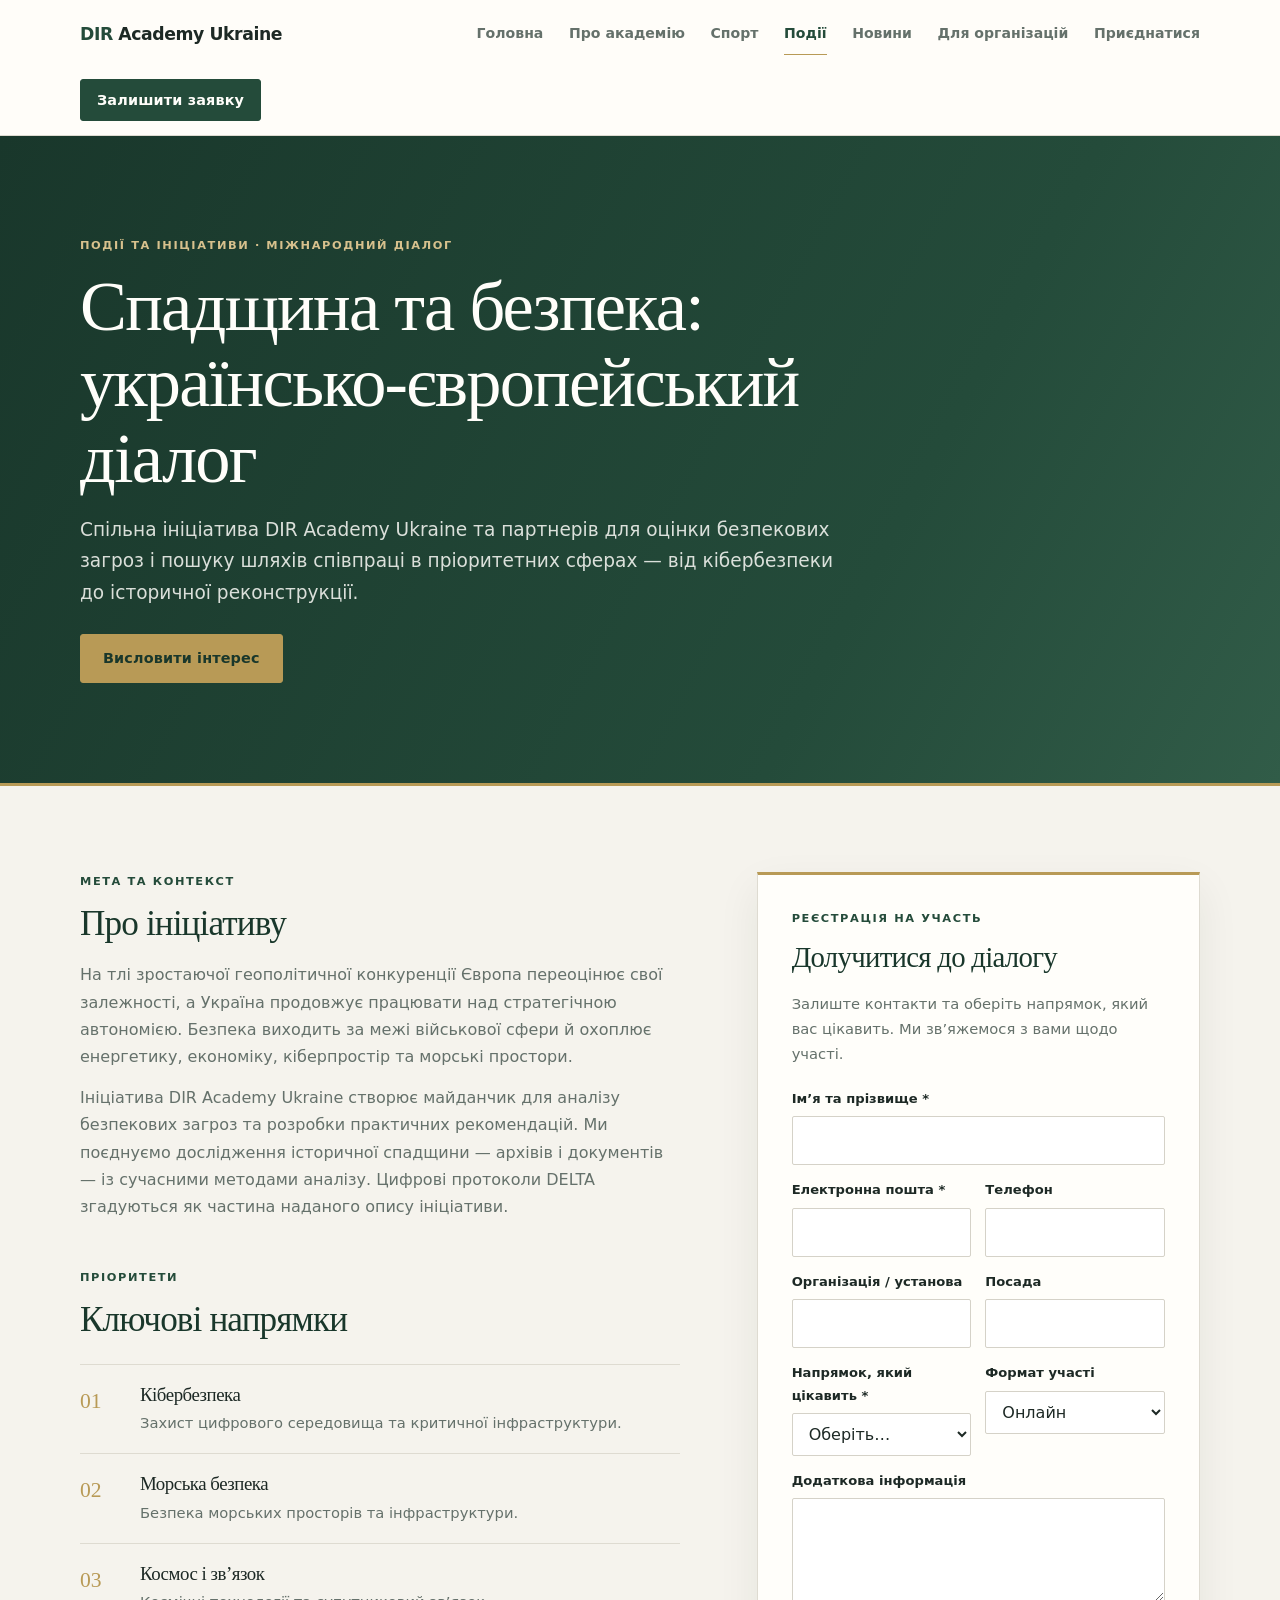
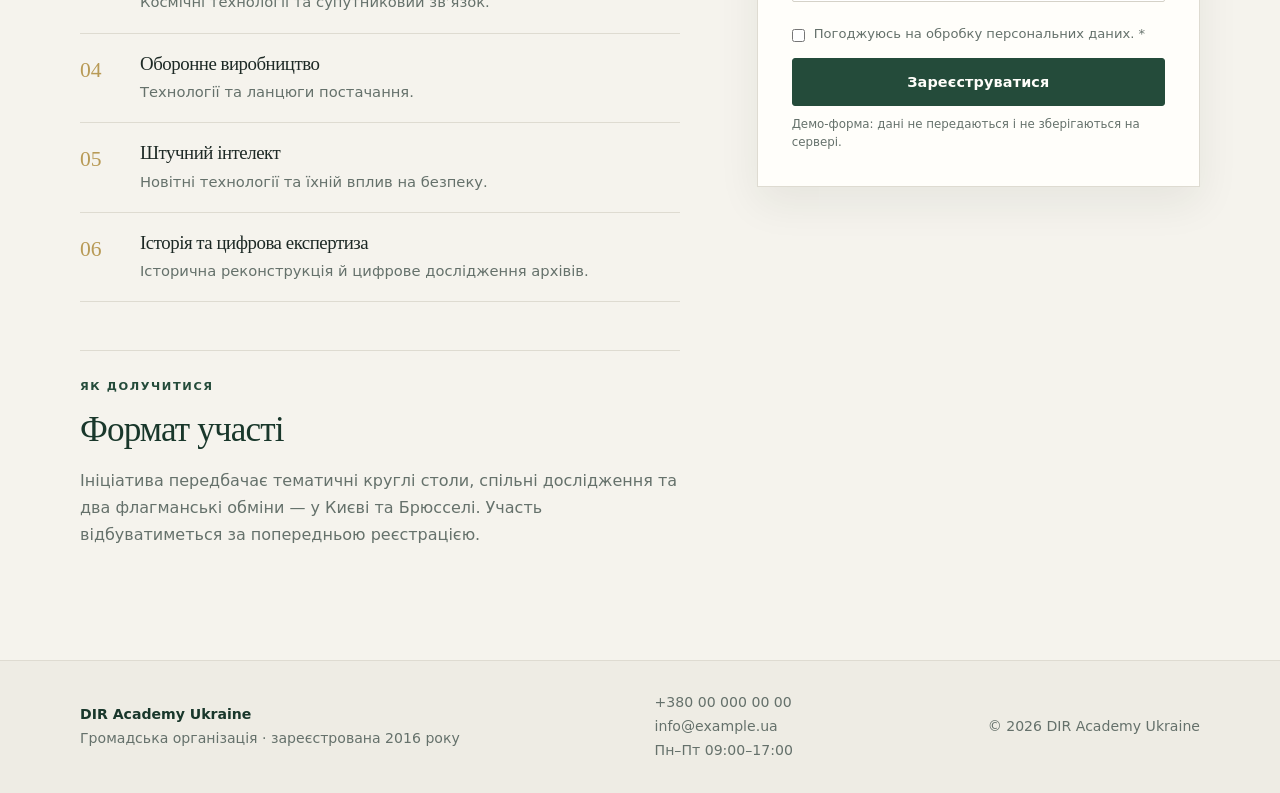
<file: events.html>
<!DOCTYPE html>
<html lang="uk">
<head>
  <meta charset="UTF-8">
  <meta name="viewport" content="width=device-width, initial-scale=1.0">
  <meta name="description" content="Ініціатива DIR Academy Ukraine для українсько-європейського діалогу про безпеку, партнерство та історичну спадщину.">
  <title>DIR Academy Ukraine — Події та ініціативи</title>
  <link rel="stylesheet" href="styles.css">
  <link rel="stylesheet" href="events.css">
</head>
<body data-page="events">
  <header>
    <div class="wrap header-inner">
      <a class="logo" href="index.html"><b>DIR</b> Academy Ukraine</a>
      <nav aria-label="Головна навігація">
        <a href="index.html">Головна</a>
        <a href="about.html">Про академію</a>
        <a href="sport.html">Спорт</a>
        <a href="events.html" class="active" aria-current="page">Події</a>
        <a href="news.html">Новини</a>
        <a href="orgs.html">Для організацій</a>
        <a href="join.html">Приєднатися</a>
      </nav>
      <a class="btn btn-small" href="#registration">Залишити заявку</a>
    </div>
  </header>

  <main>
    <section class="initiative-hero">
      <div class="wrap initiative-hero-inner">
        <p class="initiative-kicker">Події та ініціативи · міжнародний діалог</p>
        <h1>Спадщина та безпека: українсько-європейський діалог</h1>
        <p class="initiative-intro">Спільна ініціатива DIR Academy Ukraine та партнерів для оцінки безпекових загроз і пошуку шляхів співпраці в пріоритетних сферах — від кібербезпеки до історичної реконструкції.</p>
        <a class="btn initiative-cta" href="#registration">Висловити інтерес</a>
      </div>
    </section>

    <div class="wrap initiative-layout">
      <article class="initiative-content">
        <section>
          <p class="initiative-label">Мета та контекст</p>
          <h2>Про ініціативу</h2>
          <p>На тлі зростаючої геополітичної конкуренції Європа переоцінює свої залежності, а Україна продовжує працювати над стратегічною автономією. Безпека виходить за межі військової сфери й охоплює енергетику, економіку, кіберпростір та морські простори.</p>
          <p>Ініціатива DIR Academy Ukraine створює майданчик для аналізу безпекових загроз та розробки практичних рекомендацій. Ми поєднуємо дослідження історичної спадщини — архівів і документів — із сучасними методами аналізу. Цифрові протоколи DELTA згадуються як частина наданого опису ініціативи.</p>
        </section>

        <section>
          <p class="initiative-label">Пріоритети</p>
          <h2>Ключові напрямки</h2>
          <div class="initiative-topics">
            <article><span>01</span><div><h3>Кібербезпека</h3><p>Захист цифрового середовища та критичної інфраструктури.</p></div></article>
            <article><span>02</span><div><h3>Морська безпека</h3><p>Безпека морських просторів та інфраструктури.</p></div></article>
            <article><span>03</span><div><h3>Космос і зв’язок</h3><p>Космічні технології та супутниковий зв’язок.</p></div></article>
            <article><span>04</span><div><h3>Оборонне виробництво</h3><p>Технології та ланцюги постачання.</p></div></article>
            <article><span>05</span><div><h3>Штучний інтелект</h3><p>Новітні технології та їхній вплив на безпеку.</p></div></article>
            <article><span>06</span><div><h3>Історія та цифрова експертиза</h3><p>Історична реконструкція й цифрове дослідження архівів.</p></div></article>
          </div>
        </section>

        <section class="initiative-format">
          <p class="initiative-label">Як долучитися</p>
          <h2>Формат участі</h2>
          <p>Ініціатива передбачає тематичні круглі столи, спільні дослідження та два флагманські обміни — у Києві та Брюсселі. Участь відбуватиметься за попередньою реєстрацією.</p>
        </section>
      </article>

      <aside class="initiative-form-card" id="registration">
        <p class="initiative-label">Реєстрація на участь</p>
        <h2>Долучитися до діалогу</h2>
        <p class="form-intro">Залиште контакти та оберіть напрямок, який вас цікавить. Ми зв’яжемося з вами щодо участі.</p>
        <form id="initiative-form" novalidate>
          <div class="fields">
            <div class="full"><label for="participant-name">Ім’я та прізвище <span aria-hidden="true">*</span></label><input id="participant-name" name="name" autocomplete="name" required></div>
            <div><label for="participant-email">Електронна пошта <span aria-hidden="true">*</span></label><input id="participant-email" name="email" type="email" autocomplete="email" required></div>
            <div><label for="participant-phone">Телефон</label><input id="participant-phone" name="phone" type="tel" autocomplete="tel"></div>
            <div><label for="participant-org">Організація / установа</label><input id="participant-org" name="organization" autocomplete="organization"></div>
            <div><label for="participant-role">Посада</label><input id="participant-role" name="role" autocomplete="organization-title"></div>
            <div><label for="participant-topic">Напрямок, який цікавить <span aria-hidden="true">*</span></label><select id="participant-topic" name="topic" required><option value="">Оберіть…</option><option>Кібербезпека</option><option>Морська безпека</option><option>Космічні технології</option><option>Оборонне виробництво</option><option>Штучний інтелект</option><option>Історична реконструкція</option></select></div>
            <div><label for="participant-format">Формат участі</label><select id="participant-format" name="format"><option>Онлайн</option><option>Офлайн — за запрошенням</option></select></div>
            <div class="full"><label for="participant-message">Додаткова інформація</label><textarea id="participant-message" name="message" rows="3"></textarea></div>
            <div class="full consent-row"><input id="participant-consent" name="consent" type="checkbox" required><label for="participant-consent">Погоджуюсь на обробку персональних даних. <span aria-hidden="true">*</span></label></div>
            <div class="full"><button class="btn" type="submit">Зареєструватися</button><p class="demo-note">Демо-форма: дані не передаються і не зберігаються на сервері.</p><p id="initiative-status" class="initiative-status" role="status" aria-live="polite"></p></div>
          </div>
        </form>
      </aside>
    </div>
  </main>

  <footer><div class="wrap footer-inner"><div><strong>DIR Academy Ukraine</strong><br>Громадська організація · зареєстрована 2016 року</div><div>+380 00 000 00 00<br>info@example.ua<br>Пн–Пт 09:00–17:00</div><div>© 2026 DIR Academy Ukraine</div></div></footer>

  <script>
    document.getElementById('initiative-form').addEventListener('submit', function (event) {
      event.preventDefault();
      const form = event.currentTarget;
      const status = document.getElementById('initiative-status');
      const name = document.getElementById('participant-name').value.trim();
      const email = document.getElementById('participant-email').value.trim();
      const topic = document.getElementById('participant-topic').value;
      const consent = document.getElementById('participant-consent').checked;
      const emailIsValid = /^[^\s@]+@[^\s@]+\.[^\s@]+$/.test(email);

      status.className = 'initiative-status is-visible';
      if (!name || !emailIsValid || !topic || !consent) {
        status.classList.add('is-error');
        status.textContent = 'Заповніть обов’язкові поля коректно та підтвердіть згоду.';
        return;
      }

      status.classList.remove('is-error');
      status.textContent = `Дякуємо, ${name}! Це демонстраційне підтвердження — форма ще не підключена до сервера.`;
      form.reset();
    });
  </script>
</body>
</html>
</file>
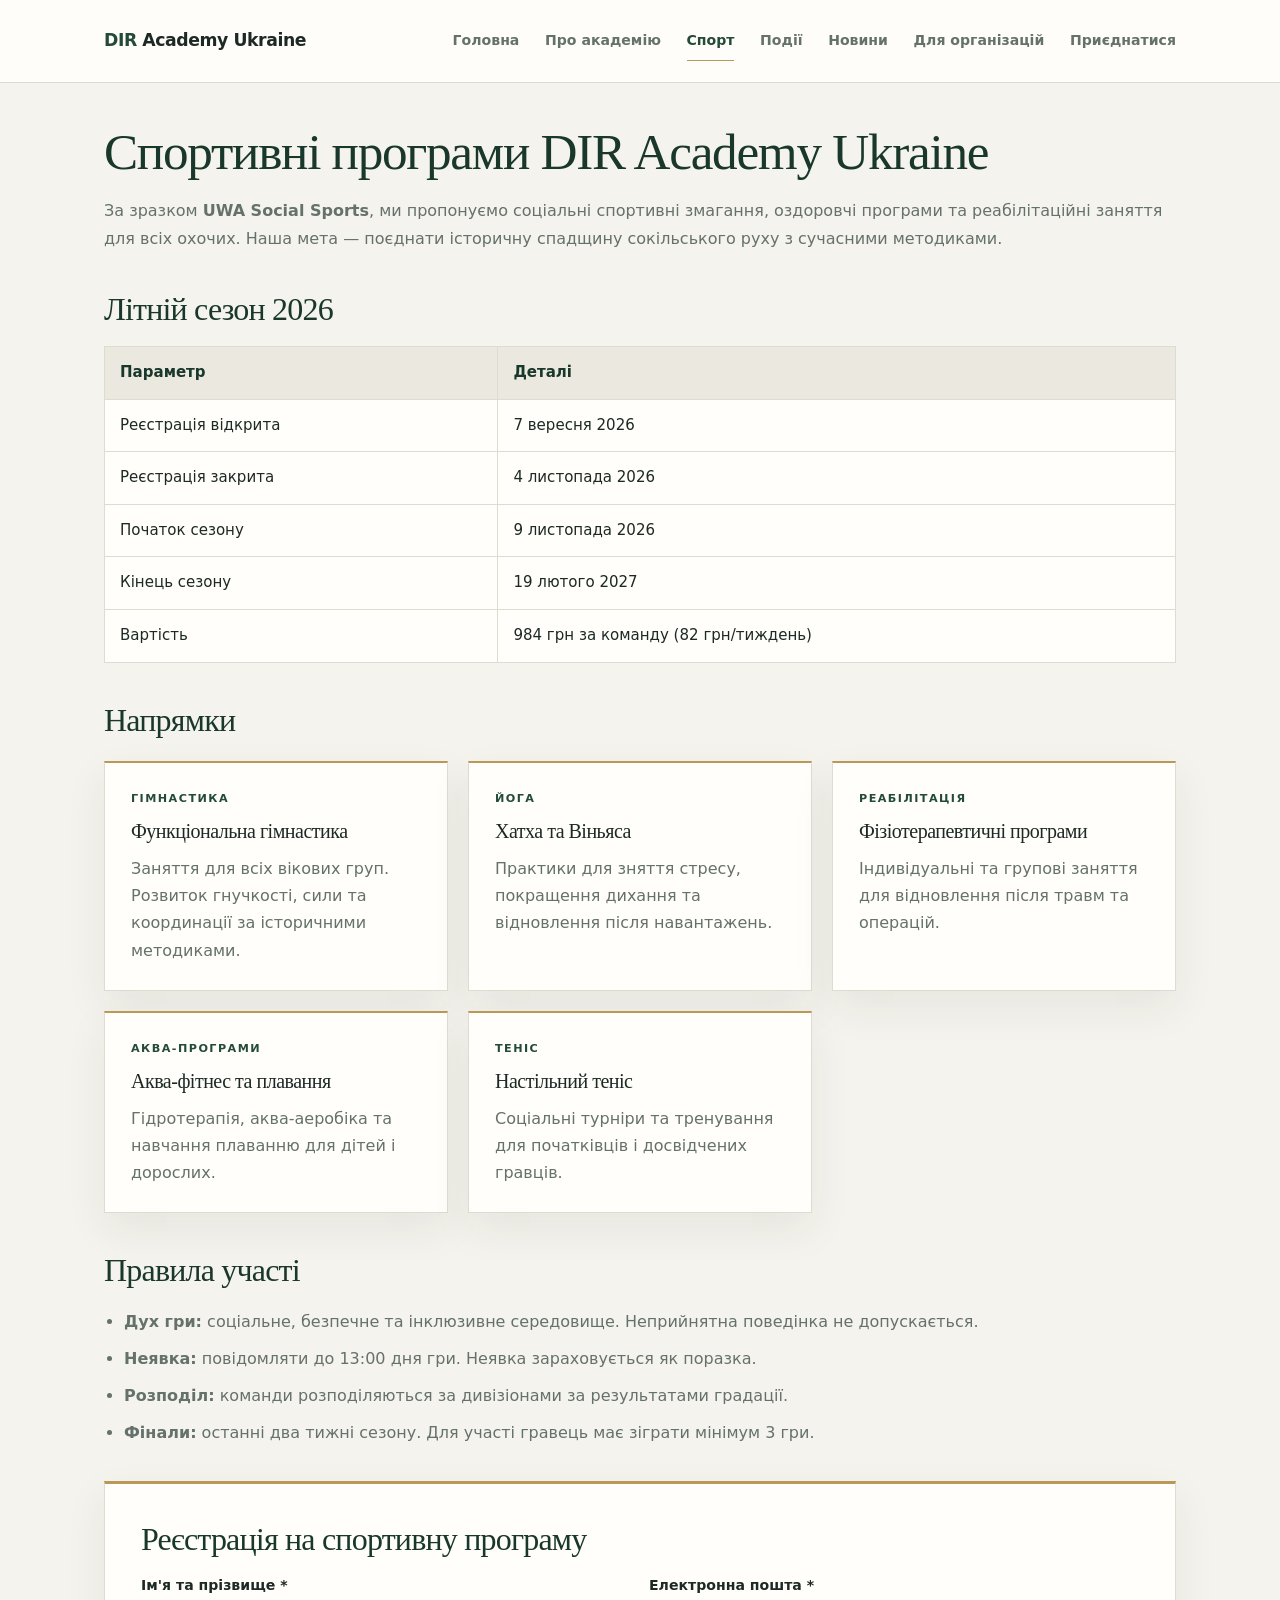
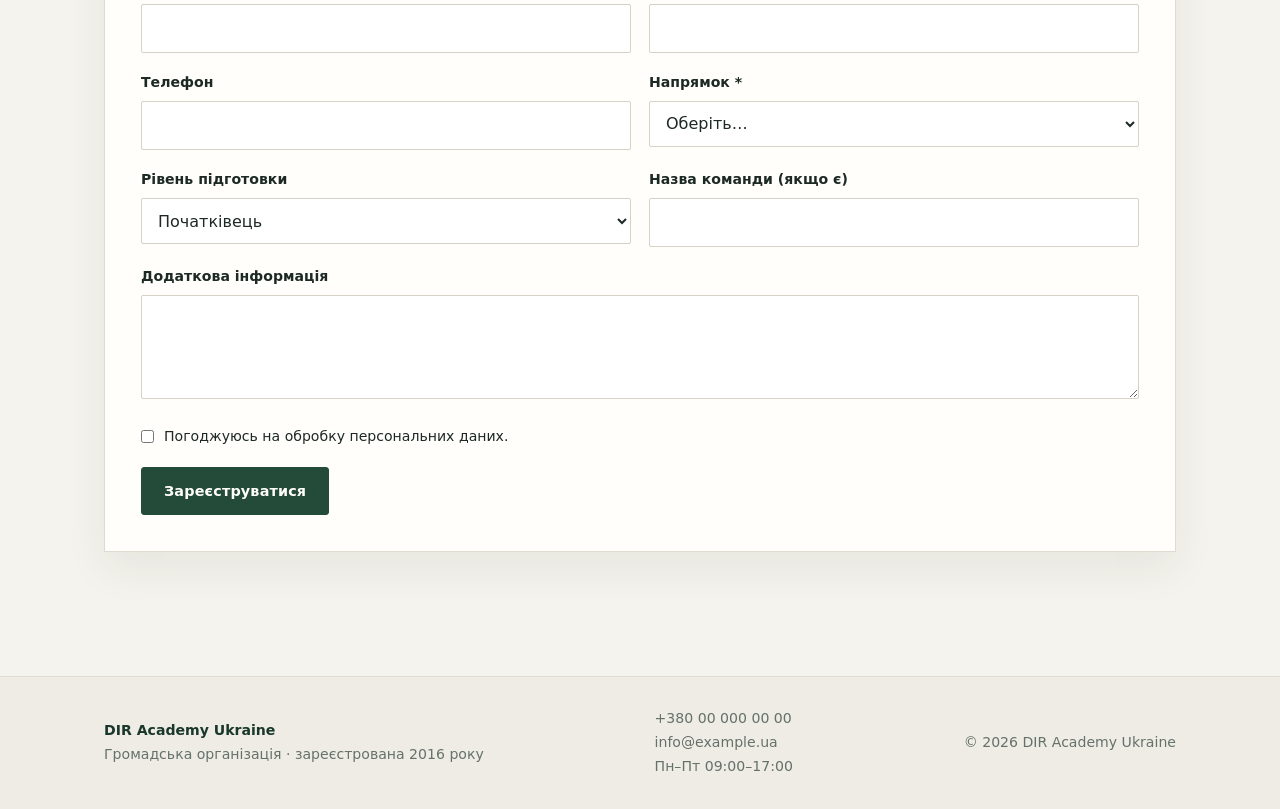
<file: sport.html>
<!DOCTYPE html>
<html lang="uk">
<head>
<meta charset="UTF-8">
<meta name="viewport" content="width=device-width, initial-scale=1.0">
<title>DIR Academy Ukraine — Спорт</title>
<link rel="stylesheet" href="styles.css">
<style>
  /* Legacy sport-page structure; colors and typography inherit from the shared site stylesheet. */
  .wrap { max-width: 1120px; margin: 0 auto; padding: 0 24px; }
  header { margin-bottom: 0; padding: 0; }
  header .wrap { display: flex; align-items: center; justify-content: space-between; flex-wrap: wrap; gap: 12px; }
  .sport-content { padding-top: 40px; padding-bottom: 56px; }
  .sport-content h1, .sport-content h2 { color: var(--forest-dark); font-family: var(--serif); font-weight: 500; }
  .sport-content h1 { font-size: clamp(2.2rem, 4vw, 3.25rem); }
  .sport-content h2 { font-size: clamp(1.55rem, 2.5vw, 2rem); }
  .sport-content p { font-size: 1rem; line-height: 1.7; }
  .sport-content .grid { display: grid; grid-template-columns: repeat(auto-fit, minmax(min(100%, 270px), 1fr)); gap: 20px; margin: 22px 0 32px; }
  .sport-content .card { background: var(--white); border: 1px solid var(--line); border-top: 2px solid var(--gold); border-radius: 0; padding: 26px; box-shadow: var(--shadow); }
  .sport-content .card h3 { font-family: var(--serif); font-size: 1.25rem; }
  .sport-content table { width: 100%; border-collapse: collapse; margin: 18px 0 28px; background: var(--white); }
  .sport-content th, .sport-content td { border: 1px solid var(--line); padding: 13px 15px; text-align: left; }
  .sport-content th { background: #eae8df; color: var(--forest-dark); }
  .sport-content .form { background: var(--white); border: 1px solid var(--line); border-top: 3px solid var(--gold); border-radius: 0; padding: clamp(22px, 4vw, 36px); margin: 34px 0; box-shadow: var(--shadow); }
  .sport-content .fields { display: grid; grid-template-columns: 1fr 1fr; gap: 18px; }
  .sport-content .full { grid-column: 1 / -1; }
  .sport-content label { display: block; font-size: .88rem; font-weight: 650; margin-bottom: 6px; }
  .sport-content input, .sport-content select, .sport-content textarea { width: 100%; min-height: 46px; padding: 10px 12px; border: 1px solid #d5d2c8; border-radius: 2px; background: #fff; color: var(--ink); font: inherit; }
  .sport-content .chk { display: flex; gap: 10px; align-items: flex-start; color: var(--muted); font-size: .88rem; }
  .sport-content .chk input { width: auto; min-height: 0; margin-top: 5px; }
  .sport-content #ok { display: none; margin-top: 14px; padding: 12px 14px; }
  .sport-content footer { background: #eeece4; border-top: 1px solid var(--line); padding: 30px 0; color: var(--muted); margin-top: 34px; }
  .sport-content footer .wrap { display: flex; gap: 24px; justify-content: space-between; flex-wrap: wrap; }
  @media (max-width: 600px) { .sport-content .fields { grid-template-columns: 1fr; } .sport-content .full { grid-column: auto; } }
</style>
</head>
<body data-page="sport">
<header><div class="wrap header-inner">
  <div class="logo"><b>DIR</b> Academy Ukraine</div>
  <nav aria-label="Головна навігація">
    <a href="index.html">Головна</a><a href="about.html">Про академію</a><a class="active" href="sport.html">Спорт</a><a href="events.html">Події</a><a href="news.html">Новини</a><a href="orgs.html">Для організацій</a><a href="join.html">Приєднатися</a>
  </nav>
</div></header>
<main class="wrap sport-content">
  <h1>Спортивні програми DIR Academy Ukraine</h1>
  <p>За зразком <b>UWA Social Sports</b>, ми пропонуємо соціальні спортивні змагання, оздоровчі програми та реабілітаційні заняття для всіх охочих. Наша мета — поєднати історичну спадщину сокільського руху з сучасними методиками.</p>

  <h2>Літній сезон 2026</h2>
  <table><thead><tr><th>Параметр</th><th>Деталі</th></tr></thead><tbody>
    <tr><td>Реєстрація відкрита</td><td>7 вересня 2026</td></tr><tr><td>Реєстрація закрита</td><td>4 листопада 2026</td></tr><tr><td>Початок сезону</td><td>9 листопада 2026</td></tr><tr><td>Кінець сезону</td><td>19 лютого 2027</td></tr><tr><td>Вартість</td><td>984 грн за команду (82 грн/тиждень)</td></tr>
  </tbody></table>

  <h2>Напрямки</h2>
  <div class="grid">
    <article class="card"><small>Гімнастика</small><h3>Функціональна гімнастика</h3><p>Заняття для всіх вікових груп. Розвиток гнучкості, сили та координації за історичними методиками.</p></article>
    <article class="card"><small>Йога</small><h3>Хатха та Віньяса</h3><p>Практики для зняття стресу, покращення дихання та відновлення після навантажень.</p></article>
    <article class="card"><small>Реабілітація</small><h3>Фізіотерапевтичні програми</h3><p>Індивідуальні та групові заняття для відновлення після травм та операцій.</p></article>
    <article class="card"><small>Аква-програми</small><h3>Аква-фітнес та плавання</h3><p>Гідротерапія, аква-аеробіка та навчання плаванню для дітей і дорослих.</p></article>
    <article class="card"><small>Теніс</small><h3>Настільний теніс</h3><p>Соціальні турніри та тренування для початківців і досвідчених гравців.</p></article>
  </div>

  <h2>Правила участі</h2>
  <ul><li><b>Дух гри:</b> соціальне, безпечне та інклюзивне середовище. Неприйнятна поведінка не допускається.</li><li><b>Неявка:</b> повідомляти до 13:00 дня гри. Неявка зараховується як поразка.</li><li><b>Розподіл:</b> команди розподіляються за дивізіонами за результатами градації.</li><li><b>Фінали:</b> останні два тижні сезону. Для участі гравець має зіграти мінімум 3 гри.</li></ul>

  <section class="form">
    <h2>Реєстрація на спортивну програму</h2>
    <form id="sport-form" novalidate><div class="fields">
      <div><label for="name">Ім'я та прізвище *</label><input id="name" required></div>
      <div><label for="email">Електронна пошта *</label><input id="email" type="email" required></div>
      <div><label for="phone">Телефон</label><input id="phone" type="tel"></div>
      <div><label for="sport">Напрямок *</label><select id="sport" required><option value="">Оберіть…</option><option>Гімнастика</option><option>Йога</option><option>Реабілітація</option><option>Аква-програми</option><option>Настільний теніс</option></select></div>
      <div><label for="level">Рівень підготовки</label><select id="level"><option>Початківець</option><option>Середній</option><option>Досвідчений</option></select></div>
      <div><label for="team">Назва команди (якщо є)</label><input id="team"></div>
      <div class="full"><label for="msg">Додаткова інформація</label><textarea id="msg" rows="3"></textarea></div>
      <div class="full chk"><input id="agree" type="checkbox" required><label for="agree" style="font-weight:400;margin:0">Погоджуюсь на обробку персональних даних.</label></div>
      <div class="full"><button class="btn" type="submit">Зареєструватися</button><div id="ok" role="status"></div></div>
    </div></form>
  </section>
</main>
<footer><div class="wrap"><div><strong>DIR Academy Ukraine</strong><br>Громадська організація · зареєстрована 2016 року</div><div>+380 00 000 00 00<br>info@example.ua<br>Пн–Пт 09:00–17:00</div><div>© 2026 DIR Academy Ukraine</div></div></footer>
<script>
  document.getElementById('sport-form').addEventListener('submit', function (event) {
    event.preventDefault();
    const form = event.currentTarget;
    const name = document.getElementById('name').value.trim();
    const email = document.getElementById('email').value.trim();
    const sport = document.getElementById('sport').value;
    const ok = document.getElementById('ok');
    ok.style.display = 'block';
    if (!name || !/^[^\\s@]+@[^\\s@]+\\.[^\\s@]+$/.test(email) || !sport || !document.getElementById('agree').checked) {
      ok.style.background = '#f7e9e6';
      ok.textContent = 'Заповніть обов’язкові поля коректно та підтвердіть згоду.';
      return;
    }
    ok.style.background = '#eaf0e9';
    ok.textContent = `Дякуємо, ${name}! Це демонстраційне підтвердження; форма не надсилає дані на сервер.`;
    form.reset();
  });
</script>
</body>
</html>
</file>
<file: styles.css>
:root {
  color-scheme: light;
  --ink: #1d2925;
  --muted: #65716b;
  --forest: #244b3a;
  --forest-dark: #19372b;
  --gold: #b89a56;
  --paper: #f5f3ed;
  --white: #fffefa;
  --line: #dedbd1;
  --shadow: 0 16px 40px rgba(27, 42, 34, .07);
  --serif: Georgia, "Times New Roman", serif;
}

* { box-sizing: border-box; }
html { scroll-behavior: smooth; }
body {
  margin: 0;
  background: var(--paper);
  color: var(--ink);
  font-family: "Segoe UI", system-ui, -apple-system, sans-serif;
  font-size: 16px;
  line-height: 1.7;
  -webkit-font-smoothing: antialiased;
}
a { color: var(--forest); text-decoration: none; }
a:hover { color: var(--forest-dark); text-decoration: underline; }
img, svg { max-width: 100%; }
.wrap { width: min(1120px, calc(100% - 48px)); margin-inline: auto; }

header {
  position: relative;
  z-index: 5;
  background: rgba(255, 254, 250, .96);
  border-bottom: 1px solid var(--line);
}
.header-inner {
  min-height: 82px;
  display: flex;
  align-items: center;
  justify-content: space-between;
  gap: 24px;
  flex-wrap: wrap;
  padding-block: 14px;
}
.logo { color: var(--ink); font-size: 1.08rem; font-weight: 750; letter-spacing: -.025em; white-space: nowrap; }
.logo b { color: var(--forest); }
nav { display: flex; align-items: center; justify-content: center; gap: clamp(12px, 2vw, 26px); flex-wrap: wrap; }
nav a {
  color: var(--muted);
  font-size: .88rem;
  font-weight: 600;
  padding: 8px 0;
  border-bottom: 1px solid transparent;
  transition: color .18s ease, border-color .18s ease;
}
nav a:hover, nav a.active { color: var(--forest); border-bottom-color: var(--gold); text-decoration: none; }

.btn {
  display: inline-flex;
  align-items: center;
  justify-content: center;
  min-height: 46px;
  padding: 11px 22px;
  border: 1px solid var(--forest);
  border-radius: 3px;
  background: var(--forest);
  color: var(--white);
  font: inherit;
  font-size: .9rem;
  font-weight: 650;
  letter-spacing: .01em;
  cursor: pointer;
  transition: background .18s ease, color .18s ease, transform .18s ease;
}
.btn:hover { background: var(--forest-dark); color: var(--white); text-decoration: none; transform: translateY(-1px); }
.btn-small { min-height: 40px; padding: 8px 16px; }
.btn-secondary { background: transparent; color: var(--white); border-color: rgba(255,255,255,.55); }
.btn-secondary:hover { background: rgba(255,255,255,.12); }

.hero {
  position: relative;
  overflow: hidden;
  margin-bottom: 44px;
  padding: clamp(64px, 9vw, 112px) 0;
  color: var(--white);
  background: linear-gradient(115deg, rgba(20, 45, 34, .98), rgba(36, 75, 58, .92)), #244b3a;
  border-bottom: 3px solid var(--gold);
}
.hero::after {
  content: "";
  position: absolute;
  right: -9vw;
  top: -24vw;
  width: min(60vw, 760px);
  aspect-ratio: 1;
  border: 1px solid rgba(255,255,255,.12);
  border-radius: 50%;
  box-shadow: 0 0 0 42px rgba(255,255,255,.025), 0 0 0 84px rgba(255,255,255,.02);
  pointer-events: none;
}
.hero-inner { position: relative; z-index: 1; display: flex; align-items: center; }
.hero-inner > div { max-width: 800px; }
.eyebrow, .kicker {
  display: inline-block;
  margin-bottom: 16px;
  color: var(--gold);
  font-size: .72rem;
  font-weight: 700;
  letter-spacing: .15em;
  text-transform: uppercase;
}
.hero h1, h1, h2, h3 { font-family: var(--serif); font-weight: 500; letter-spacing: -.025em; }
.hero h1 { max-width: 790px; margin: 0 0 18px; font-size: clamp(2.6rem, 6vw, 4.7rem); line-height: 1.06; }
.hero p { max-width: 690px; margin: 0 0 28px; color: rgba(255,254,250,.82); font-size: clamp(1rem, 1.5vw, 1.13rem); }
.hero-actions { display: flex; align-items: center; gap: 12px; flex-wrap: wrap; }

main.wrap, .page-wrap { padding-top: 40px; padding-bottom: 56px; }
main > section { margin-block: 30px; }
main > section:first-child { margin-top: 0; }
body[data-page="home"] main > .wrap { padding-bottom: 26px; }
h1 { margin: 0 0 16px; color: var(--forest-dark); font-size: clamp(2.2rem, 4vw, 3.25rem); line-height: 1.14; }
h2 { margin: 38px 0 16px; color: var(--forest-dark); font-size: clamp(1.55rem, 2.5vw, 2rem); line-height: 1.2; }
h3 { margin: 0; color: var(--ink); font-size: 1.32rem; line-height: 1.25; }
p { margin: 0 0 14px; color: var(--muted); }
main > section > p { max-width: 850px; }
ul { margin: 18px 0; padding-left: 1.25rem; color: var(--muted); }
li + li { margin-top: 10px; }

.cards-grid, .grid {
  display: grid;
  grid-template-columns: repeat(auto-fit, minmax(min(100%, 270px), 1fr));
  gap: 20px;
  margin: 22px 0 32px;
}
.card {
  min-height: 100%;
  padding: 26px;
  border: 1px solid var(--line);
  border-top: 2px solid var(--gold);
  background: var(--white);
  box-shadow: var(--shadow);
  display: flex;
  flex-direction: column;
  gap: 11px;
  transition: transform .2s ease, box-shadow .2s ease;
}
.card:hover { transform: translateY(-3px); box-shadow: 0 20px 46px rgba(27,42,34,.1); }
.card small { color: var(--forest); font-size: .7rem; font-weight: 750; letter-spacing: .13em; text-transform: uppercase; }
.card p { margin: 0; font-size: .95rem; }
.card a { margin-top: auto; padding-top: 6px; font-size: .9rem; font-weight: 650; }

.diagram-box, .diagram-container {
  overflow-x: auto;
  margin: 26px 0 34px;
  padding: clamp(14px, 3vw, 28px);
  border: 1px solid var(--line);
  background: var(--white);
  text-align: center;
}
.diagram-box svg, .diagram-container svg { display: inline-block; width: min(100%, 760px); height: auto; }
.line { fill: none; stroke: #536159; stroke-width: 2; }
.arrow { fill: #536159; }
.label { font-family: system-ui, sans-serif; font-size: 12px; font-weight: 700; fill: #28372f; text-anchor: middle; }
.label-white { font-family: system-ui, sans-serif; font-size: 12px; font-weight: 700; fill: #fffefa; text-anchor: middle; }

table { width: 100%; margin: 18px 0 28px; border-collapse: collapse; background: var(--white); font-size: .94rem; }
th, td { padding: 13px 15px; border: 1px solid var(--line); text-align: left; vertical-align: top; }
th { background: #eae8df; color: var(--forest-dark); font-weight: 700; }

.form-box, .form {
  margin: 34px 0;
  padding: clamp(22px, 4vw, 36px);
  border: 1px solid var(--line);
  border-top: 3px solid var(--gold);
  background: var(--white);
  box-shadow: var(--shadow);
}
.form-box h2, .form h2 { margin-top: 0; }
.fields { display: grid; grid-template-columns: 1fr 1fr; gap: 18px; }
.full { grid-column: 1 / -1; }
label { display: block; margin-bottom: 6px; color: var(--ink); font-size: .88rem; font-weight: 650; }
input, select, textarea {
  width: 100%;
  min-height: 46px;
  padding: 10px 12px;
  border: 1px solid #d5d2c8;
  border-radius: 2px;
  background: #fff;
  color: var(--ink);
  font: inherit;
}
textarea { min-height: 110px; resize: vertical; }
input:focus, select:focus, textarea:focus { outline: 2px solid rgba(36,75,58,.2); border-color: var(--forest); }
.chk, .checkbox-row { display: flex; align-items: flex-start; gap: 10px; color: var(--muted); font-size: .88rem; }
.chk input, .checkbox-row input { flex: 0 0 auto; width: auto; min-height: 0; margin: 5px 0 0; }
.chk label, .checkbox-row label { font-weight: 400; }
.form-actions { display: flex; align-items: center; flex-wrap: wrap; gap: 14px; }
#ok, #ok2, .status-message { display: none; padding: 11px 14px; border-left: 3px solid var(--gold); background: #f0eee6; color: var(--ink); }
#ok[style*="display: block"], #ok2[style*="display: block"], .status-message.visible { display: block; }

footer { margin-top: 34px; padding: 30px 0; border-top: 1px solid var(--line); background: #eeece4; color: var(--muted); font-size: .88rem; }
.footer-inner, footer .wrap { display: flex; justify-content: space-between; align-items: center; gap: 24px; flex-wrap: wrap; }
footer strong { color: var(--forest-dark); }

:focus-visible { outline: 3px solid var(--gold); outline-offset: 3px; }
@media (max-width: 820px) {
  .header-inner { justify-content: center; }
  nav { order: 3; width: 100%; gap: 10px 18px; }
  .header-inner > .btn { margin-left: auto; }
}
@media (max-width: 600px) {
  .wrap { width: min(100% - 32px, 1120px); }
  .header-inner { gap: 12px; }
  nav { justify-content: flex-start; overflow-x: auto; flex-wrap: nowrap; padding-bottom: 3px; }
  nav a { white-space: nowrap; }
  .header-inner > .btn { display: none; }
  .hero { padding-block: 58px; }
  .hero h1 { font-size: clamp(2.35rem, 11vw, 3.3rem); }
  .fields { grid-template-columns: 1fr; }
  .full { grid-column: auto; }
  .form-box, .form { padding: 22px 18px; }
  th, td { padding: 10px; }
}
@media (prefers-reduced-motion: reduce) {
  *, *::before, *::after { scroll-behavior: auto !important; transition-duration: .01ms !important; }
}
</file>
<file: events.css>
/* Initiative/events page additions; the main visual system is in styles.css. */
.initiative-hero {
  padding: clamp(58px, 8vw, 100px) 0;
  color: var(--white);
  background: linear-gradient(118deg, #19372b 0%, #244b3a 68%, #315c48 100%);
  border-bottom: 3px solid var(--gold);
}
.initiative-hero-inner { position: relative; }
.initiative-kicker, .initiative-label {
  margin: 0 0 12px;
  color: #d7c18d;
  font-size: .71rem;
  font-weight: 750;
  letter-spacing: .14em;
  text-transform: uppercase;
}
.initiative-hero h1 {
  max-width: 850px;
  margin: 0 0 18px;
  color: var(--white);
  font-family: var(--serif);
  font-size: clamp(2.5rem, 5.5vw, 4.5rem);
  font-weight: 500;
  line-height: 1.08;
}
.initiative-intro { max-width: 760px; margin: 0 0 26px; color: rgba(255,254,250,.84); font-size: clamp(1rem, 1.6vw, 1.16rem); }
.initiative-cta { background: var(--gold); border-color: var(--gold); color: var(--forest-dark); }
.initiative-cta:hover { background: #c9ad6c; color: var(--forest-dark); }
.initiative-layout {
  display: grid;
  grid-template-columns: minmax(0, 1.15fr) minmax(340px, .85fr);
  align-items: start;
  gap: clamp(36px, 6vw, 78px);
  padding-top: 56px;
  padding-bottom: 64px;
}
.initiative-content section + section { margin-top: 48px; }
.initiative-content .initiative-label, .initiative-form-card .initiative-label { color: var(--forest); }
.initiative-content h2, .initiative-form-card h2 { margin: 0 0 16px; font-size: clamp(1.7rem, 3vw, 2.2rem); line-height: 1.2; }
.initiative-content p { max-width: 760px; }
.initiative-topics { margin-top: 22px; border-top: 1px solid var(--line); }
.initiative-topics article { display: grid; grid-template-columns: 48px 1fr; gap: 12px; padding: 18px 0; border-bottom: 1px solid var(--line); }
.initiative-topics article > span { color: var(--gold); font-family: var(--serif); font-size: 1.35rem; }
.initiative-topics h3 { margin: 0 0 4px; font-family: var(--serif); font-size: 1.18rem; }
.initiative-topics p { margin: 0; font-size: .92rem; }
.initiative-format { padding-top: 26px; border-top: 1px solid var(--line); }
.initiative-form-card { padding: clamp(22px, 3vw, 34px); border: 1px solid var(--line); border-top: 3px solid var(--gold); background: var(--white); box-shadow: var(--shadow); }
.initiative-form-card h2 { font-size: 1.8rem; }
.form-intro { margin: 0 0 22px; font-size: .92rem; }
.initiative-form-card .fields { display: grid; grid-template-columns: 1fr 1fr; gap: 14px; }
.initiative-form-card .full { grid-column: 1 / -1; }
.initiative-form-card label { font-size: .82rem; }
.initiative-form-card input, .initiative-form-card select { min-height: 43px; }
.initiative-form-card textarea { min-height: 90px; }
.consent-row { display: flex; align-items: flex-start; gap: 9px; }
.consent-row input { flex: 0 0 auto; width: auto; min-height: 0; margin: 5px 0 0; }
.consent-row label { margin: 0; color: var(--muted); font-weight: 400; line-height: 1.5; }
.initiative-form-card button { width: 100%; }
.demo-note { margin: 10px 0 0; font-size: .74rem; line-height: 1.5; }
.initiative-status { display: none; margin: 12px 0 0; padding: 11px 12px; border-left: 3px solid var(--forest); background: #eaf0e9; color: var(--ink); font-size: .84rem; }
.initiative-status.is-visible { display: block; }
.initiative-status.is-error { border-color: #9c3e32; background: #f7e9e6; }
@media (max-width: 860px) {
  .initiative-layout { grid-template-columns: 1fr; }
  .initiative-form-card { max-width: 680px; }
}
@media (max-width: 600px) {
  .initiative-layout { padding-top: 38px; padding-bottom: 44px; }
  .initiative-form-card .fields { grid-template-columns: 1fr; }
  .initiative-form-card .full { grid-column: auto; }
}
</file>
